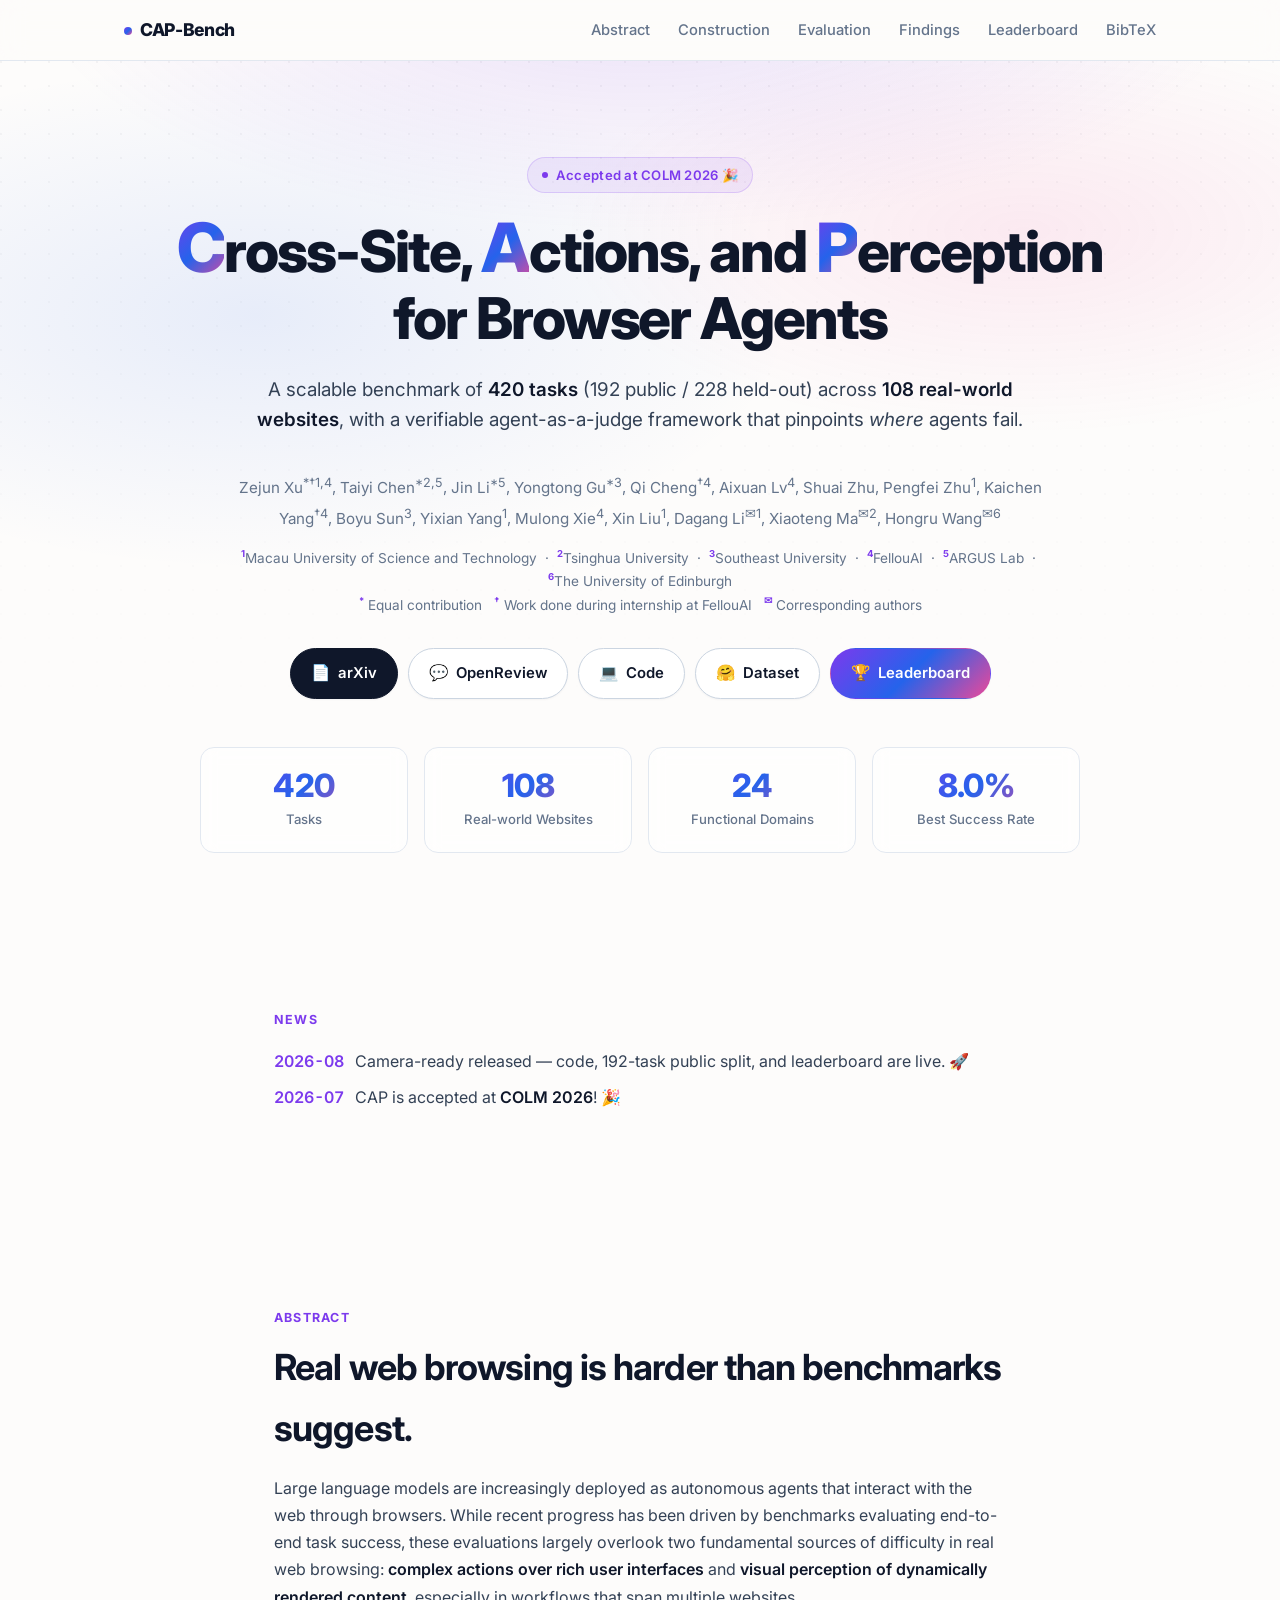
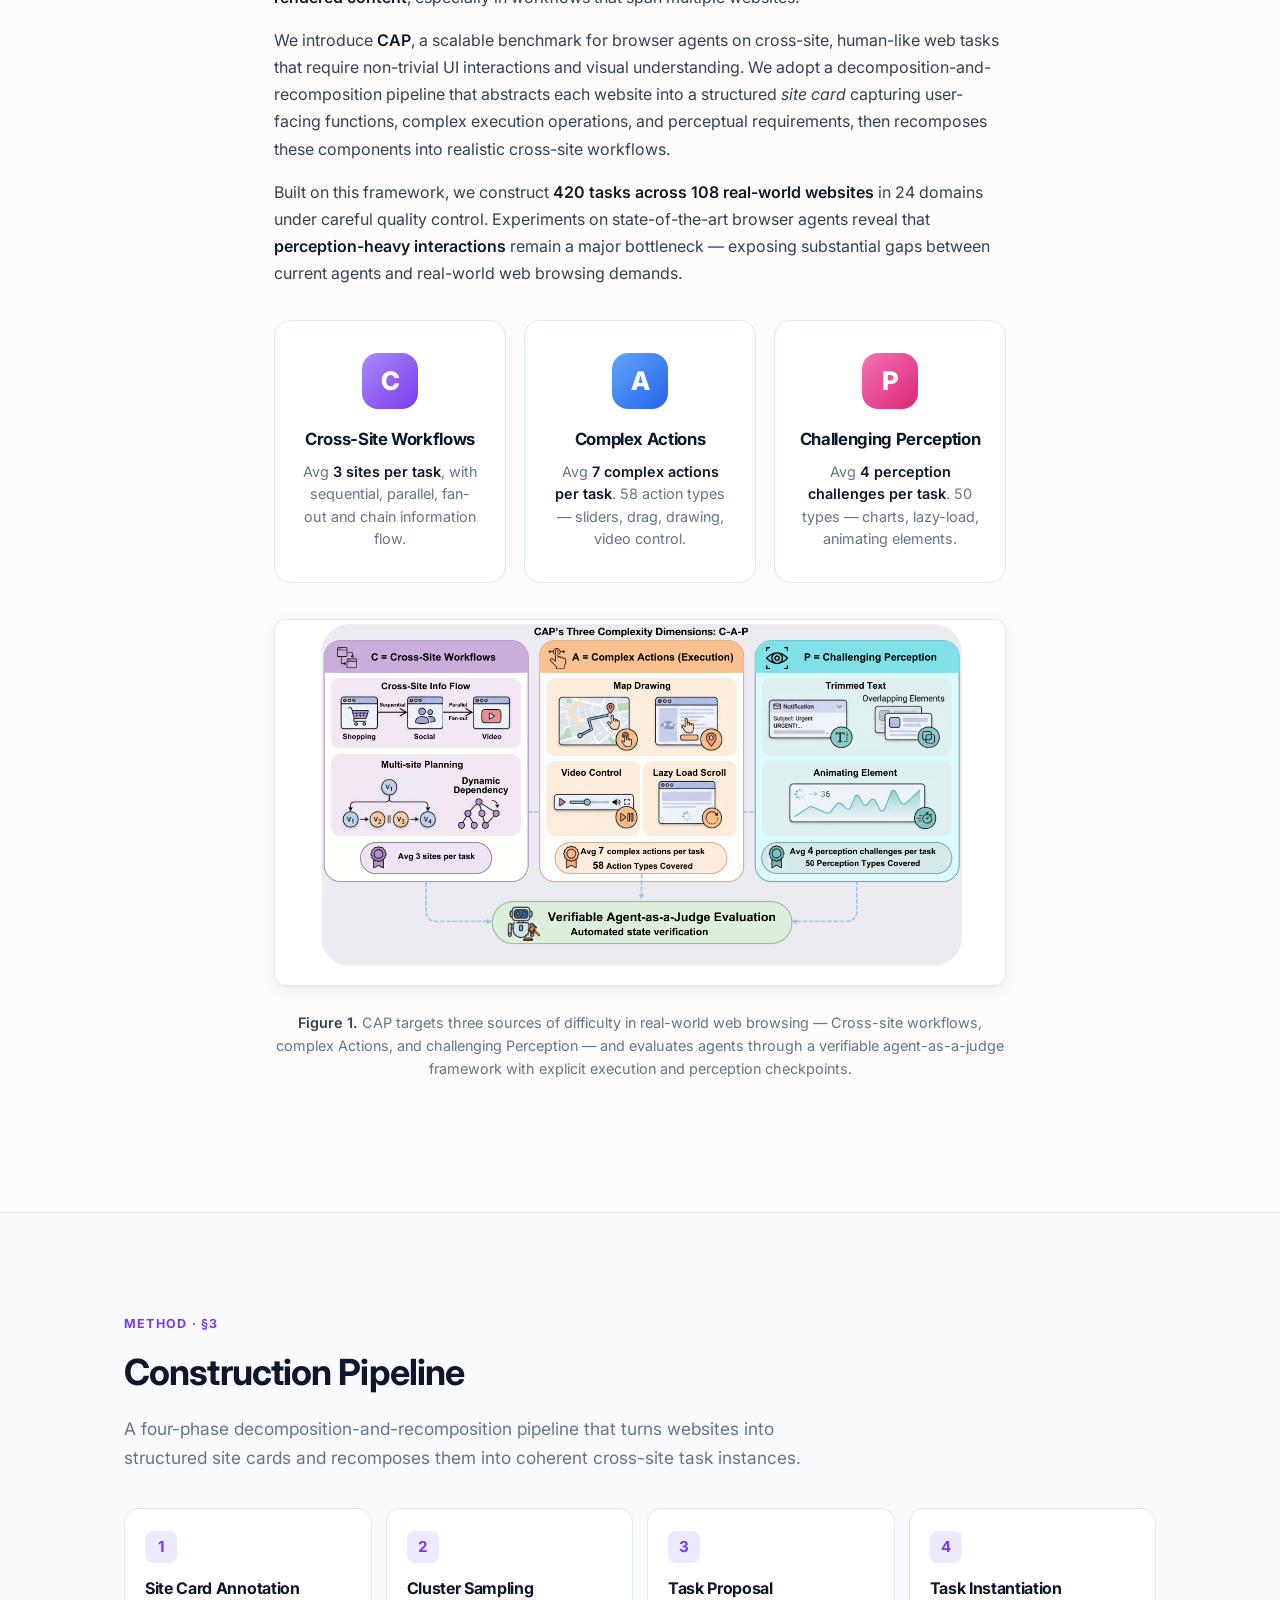
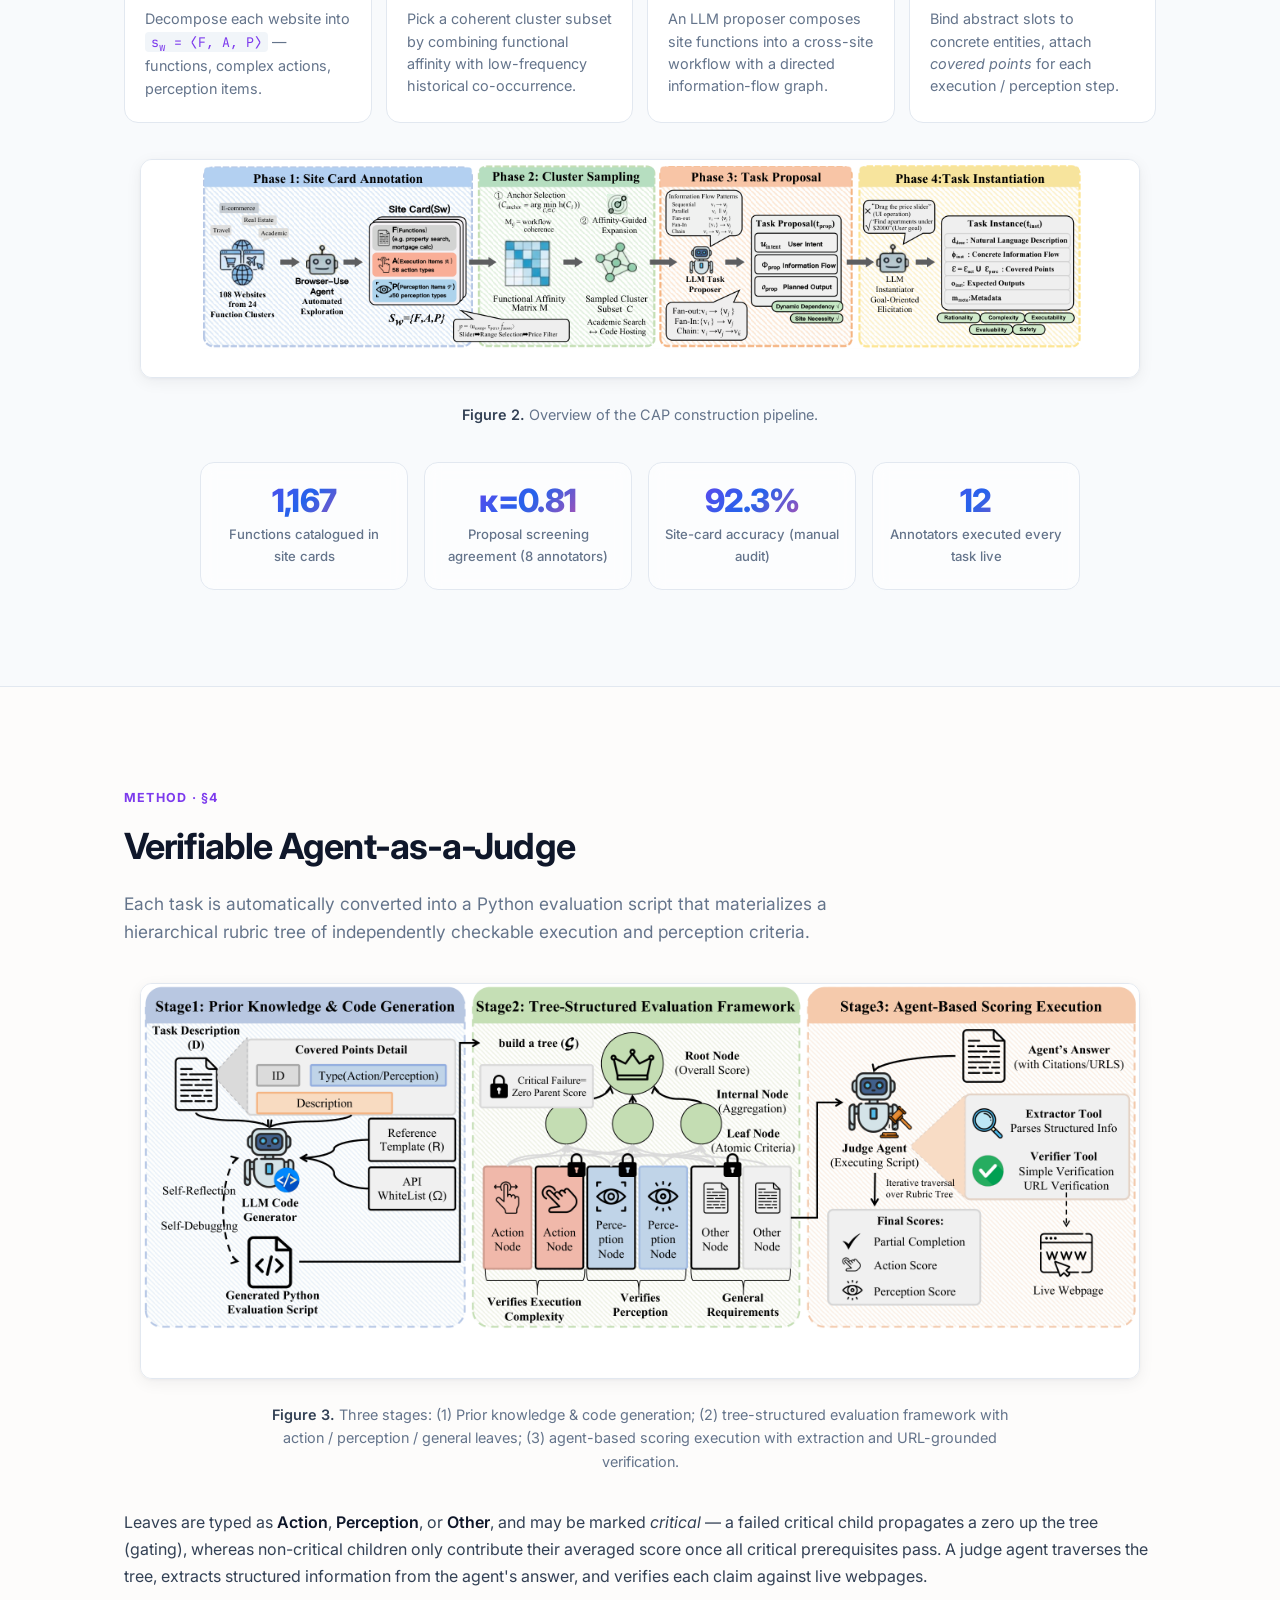
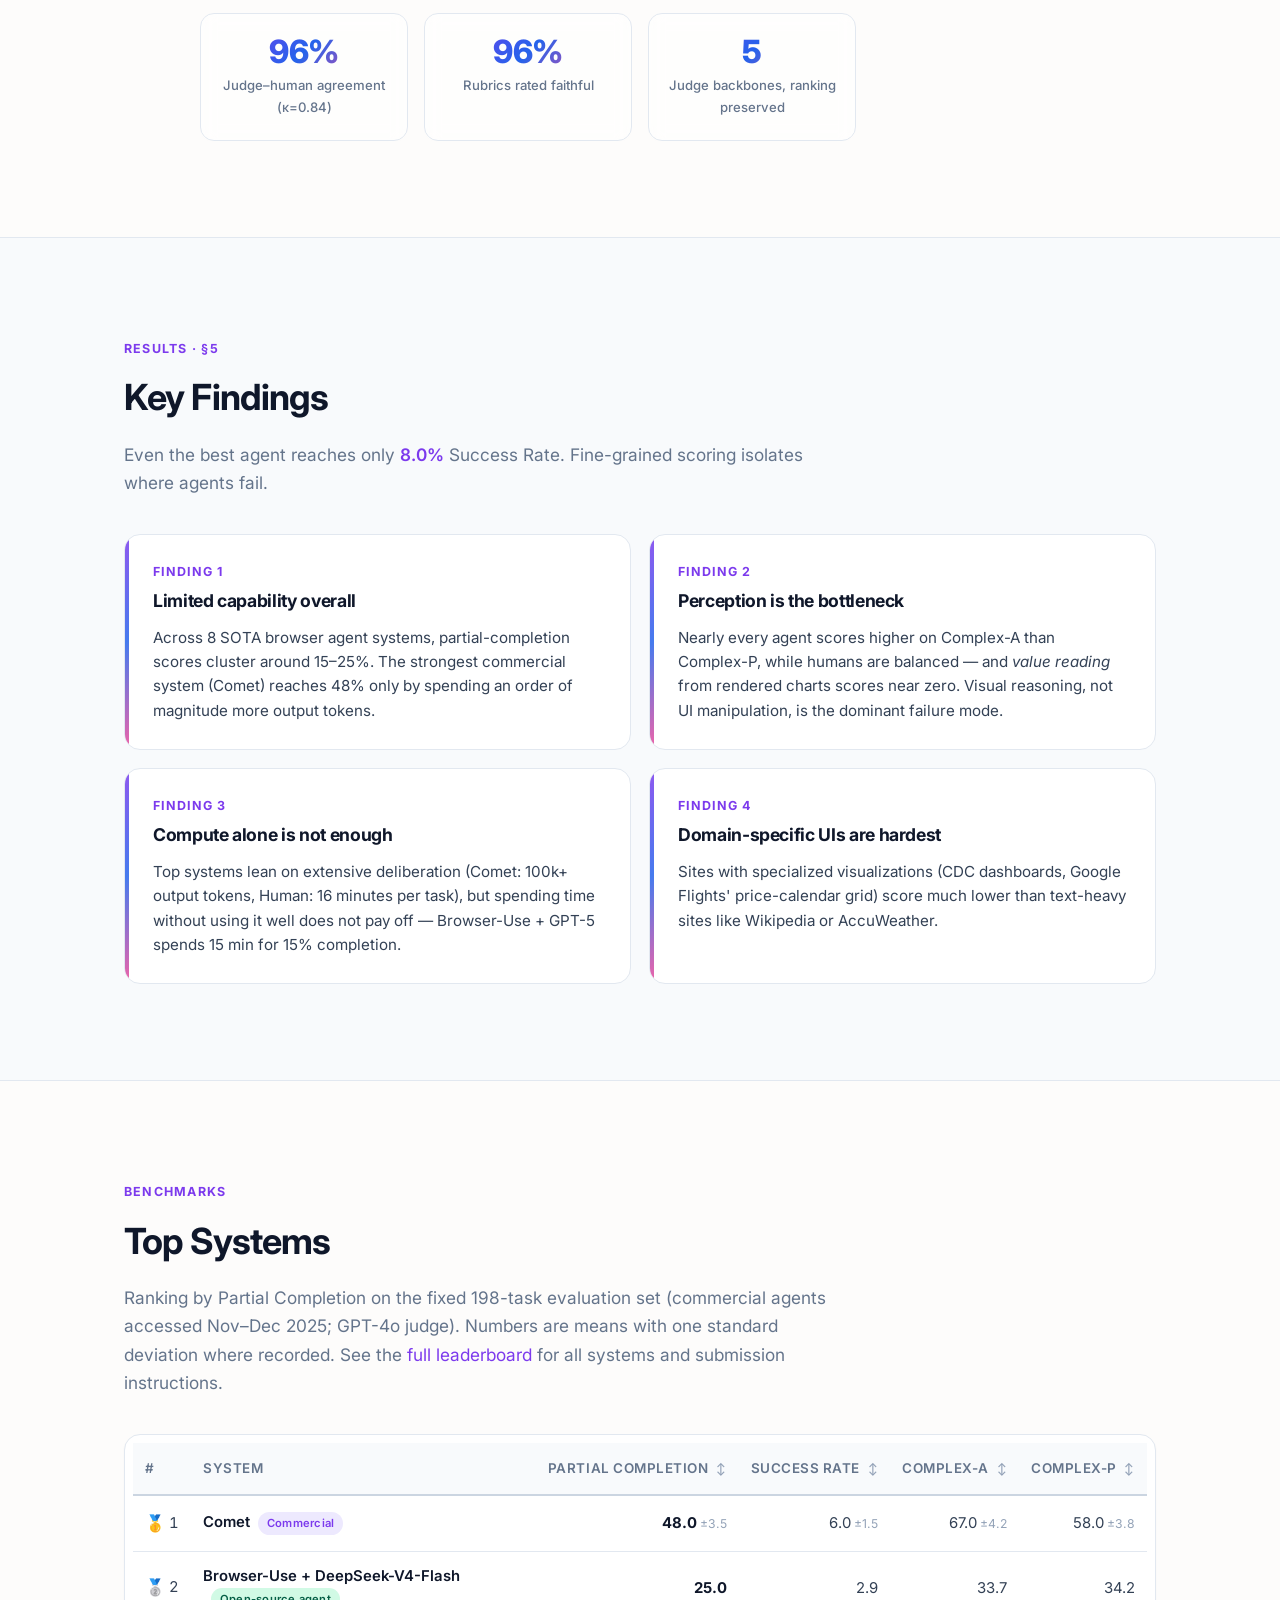
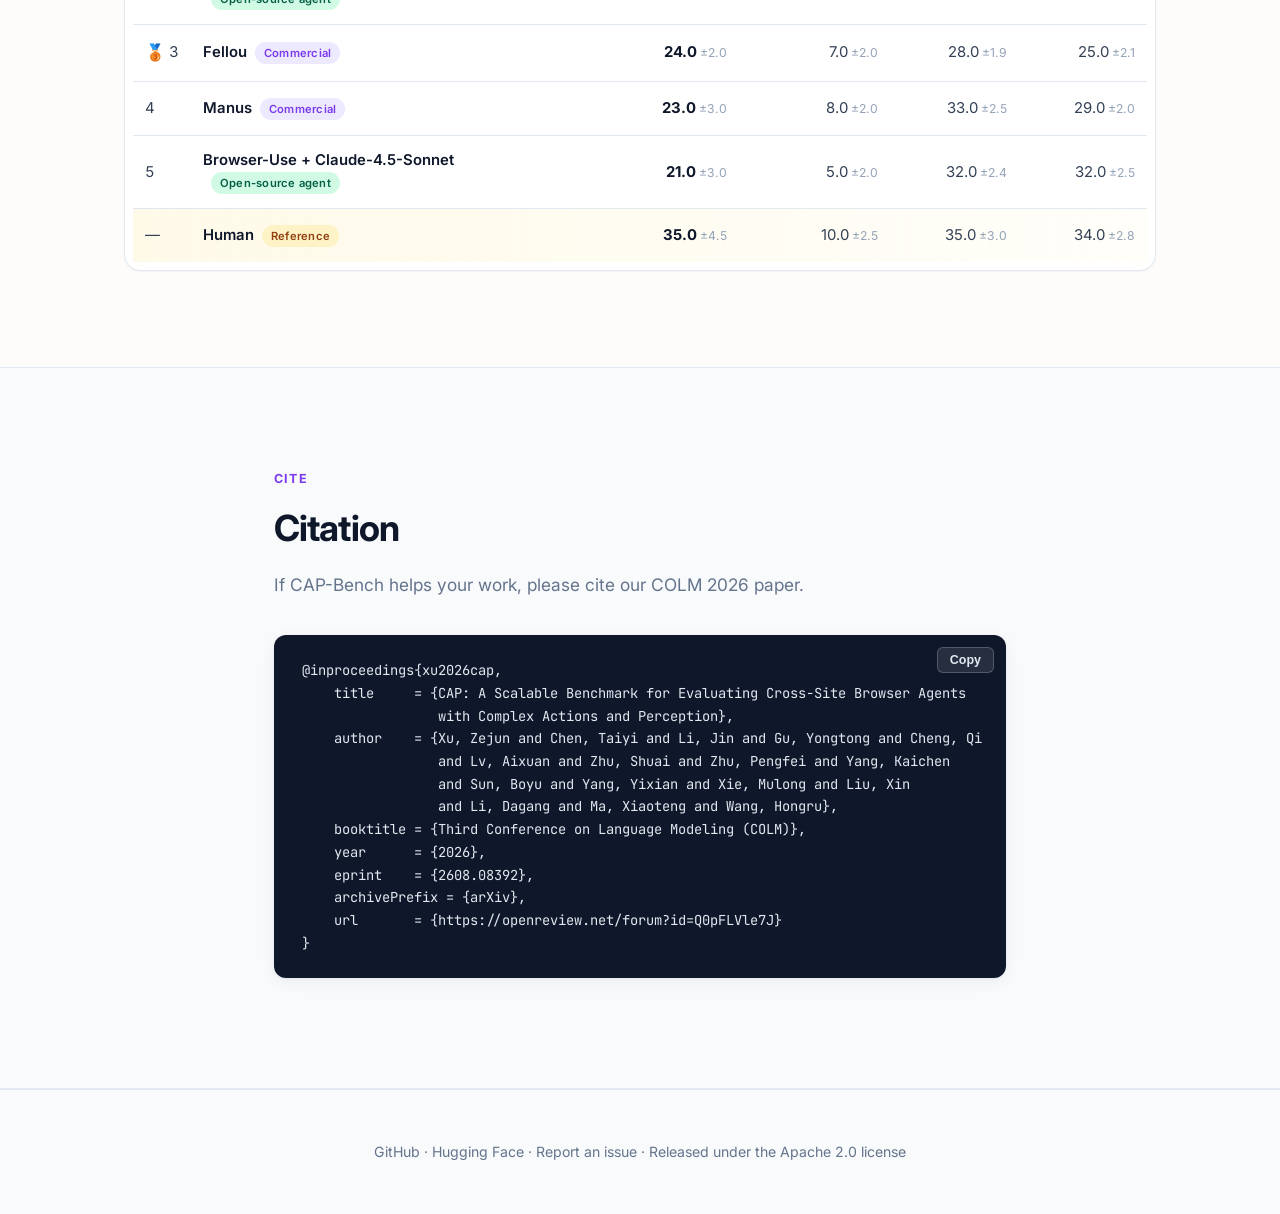
<file: docs/index.html>
<!DOCTYPE html>
<html lang="en">
<head>
<meta charset="UTF-8" />
<meta name="viewport" content="width=device-width, initial-scale=1.0" />
<title>CAP-Bench: Cross-Site Browser Agents with Complex Actions and Perception</title>
<meta name="description" content="A scalable benchmark for evaluating browser agents on cross-site web tasks demanding complex actions and visual perception." />
<meta property="og:title" content="CAP-Bench" />
<meta property="og:description" content="A scalable benchmark for evaluating cross-site browser agents with complex actions and perception." />
<meta property="og:image" content="https://warriorxu0302.github.io/CAP-Bench/assets/fig1_overview.png" />
<link rel="icon" href="data:image/svg+xml,<svg xmlns=%22http://www.w3.org/2000/svg%22 viewBox=%220 0 100 100%22><text y=%22.9em%22 font-size=%2290%22>🌐</text></svg>" />
<link rel="preconnect" href="https://fonts.googleapis.com" />
<link rel="preconnect" href="https://fonts.gstatic.com" crossorigin />
<link href="https://fonts.googleapis.com/css2?family=Inter:wght@400;500;600;700;800&family=JetBrains+Mono:wght@400;500&display=swap" rel="stylesheet" />
<link rel="stylesheet" href="assets/style.css" />
</head>
<body>

<nav class="topbar">
  <div class="container">
    <a class="brand" href="index.html"><span class="dot"></span>CAP-Bench</a>
    <ul>
      <li><a href="#abstract">Abstract</a></li>
      <li><a href="#construction">Construction</a></li>
      <li><a href="#evaluation">Evaluation</a></li>
      <li><a href="#findings">Findings</a></li>
      <li><a href="leaderboard.html">Leaderboard</a></li>
      <li><a href="#cite">BibTeX</a></li>
    </ul>
  </div>
</nav>

<header class="hero">
  <div class="container">
    <span class="hero-badge"><span class="pulse"></span>Accepted at COLM 2026 🎉</span>

    <h1>
      <span class="cap-letter">C</span>ross-Site,
      <span class="cap-letter">A</span>ctions, and
      <span class="cap-letter">P</span>erception<br/>
      for Browser Agents
    </h1>

    <p class="subtitle">
      A scalable benchmark of <strong>420 tasks</strong> (192 public / 228 held-out) across <strong>108 real-world websites</strong>,
      with a verifiable agent-as-a-judge framework that pinpoints <em>where</em> agents fail.
    </p>

    <p class="authors">
      Zejun Xu<sup>*†1,4</sup>,
      Taiyi Chen<sup>*2,5</sup>,
      Jin Li<sup>*5</sup>,
      Yongtong Gu<sup>*3</sup>,
      Qi Cheng<sup>†4</sup>,
      Aixuan Lv<sup>4</sup>,
      Shuai Zhu,
      Pengfei Zhu<sup>1</sup>,
      Kaichen Yang<sup>†4</sup>,
      Boyu Sun<sup>3</sup>,
      Yixian Yang<sup>1</sup>,
      Mulong Xie<sup>4</sup>,
      Xin Liu<sup>1</sup>,
      Dagang Li<sup>&#9993;1</sup>,
      Xiaoteng Ma<sup>&#9993;2</sup>,
      Hongru Wang<sup>&#9993;6</sup>
    </p>
    <p class="affiliations">
      <sup>1</sup>Macau University of Science and Technology &nbsp;·&nbsp;
      <sup>2</sup>Tsinghua University &nbsp;·&nbsp;
      <sup>3</sup>Southeast University &nbsp;·&nbsp;
      <sup>4</sup>FellouAI &nbsp;·&nbsp;
      <sup>5</sup>ARGUS Lab &nbsp;·&nbsp;
      <sup>6</sup>The University of Edinburgh
      <br/><sup>*</sup> Equal contribution &nbsp; <sup>†</sup> Work done during internship at FellouAI &nbsp; <sup>&#9993;</sup> Corresponding authors
    </p>

    <div class="btn-row">
      <a class="btn" href="https://arxiv.org/abs/2608.08392" target="_blank" rel="noopener">
        <span class="icon">📄</span> arXiv
      </a>
      <a class="btn outline" href="https://openreview.net/forum?id=Q0pFLVle7J" target="_blank" rel="noopener">
        <span class="icon">💬</span> OpenReview
      </a>
      <a class="btn outline" href="https://github.com/WarriorXu0302/CAP-Bench" target="_blank" rel="noopener">
        <span class="icon">💻</span> Code
      </a>
      <a class="btn outline" href="https://huggingface.co/datasets/Warrior0302/CAP-Bench" target="_blank" rel="noopener">
        <span class="icon">🤗</span> Dataset
      </a>
      <a class="btn gradient" href="leaderboard.html">
        <span class="icon">🏆</span> Leaderboard
      </a>
    </div>

    <div class="stats">
      <div class="stat"><span class="num">420</span><span class="label">Tasks</span></div>
      <div class="stat"><span class="num">108</span><span class="label">Real-world Websites</span></div>
      <div class="stat"><span class="num">24</span><span class="label">Functional Domains</span></div>
      <div class="stat"><span class="num">8.0%</span><span class="label">Best Success Rate</span></div>
    </div>
  </div>
</header>

<section id="news">
  <div class="container-sm">
    <span class="eyebrow">News</span>
    <ul style="list-style:none;padding:0;margin:0.6rem 0 0;display:grid;gap:0.55rem;">
      <li style="display:flex;gap:0.7rem;align-items:baseline;"><strong style="white-space:nowrap;color:var(--accent);font-variant-numeric:tabular-nums;">2026-08</strong><span>Camera-ready released — code, 192-task public split, and leaderboard are live. 🚀</span></li>
      <li style="display:flex;gap:0.7rem;align-items:baseline;"><strong style="white-space:nowrap;color:var(--accent);font-variant-numeric:tabular-nums;">2026-07</strong><span>CAP is accepted at <strong>COLM 2026</strong>! 🎉</span></li>
    </ul>
  </div>
</section>

<section id="abstract">
  <div class="container-sm">
    <span class="eyebrow">Abstract</span>
    <h2>Real web browsing is harder than benchmarks suggest.</h2>

    <p>
      Large language models are increasingly deployed as autonomous agents that interact with the web through browsers.
      While recent progress has been driven by benchmarks evaluating end-to-end task success, these evaluations largely overlook
      two fundamental sources of difficulty in real web browsing:
      <strong>complex actions over rich user interfaces</strong>
      and <strong>visual perception of dynamically rendered content</strong>,
      especially in workflows that span multiple websites.
    </p>
    <p>
      We introduce <strong>CAP</strong>, a scalable benchmark for browser agents on cross-site, human-like web tasks
      that require non-trivial UI interactions and visual understanding. We adopt a decomposition-and-recomposition pipeline
      that abstracts each website into a structured <em>site card</em> capturing user-facing functions, complex execution operations,
      and perceptual requirements, then recomposes these components into realistic cross-site workflows.
    </p>
    <p>
      Built on this framework, we construct <strong>420 tasks across 108 real-world websites</strong> in 24 domains under careful quality control.
      Experiments on state-of-the-art browser agents reveal that <strong>perception-heavy interactions</strong> remain a major bottleneck —
      exposing substantial gaps between current agents and real-world web browsing demands.
    </p>

    <div class="pillars">
      <div class="pillar c">
        <div class="glyph">C</div>
        <h4>Cross-Site Workflows</h4>
        <p>Avg <strong>3 sites per task</strong>, with sequential, parallel, fan-out and chain information flow.</p>
      </div>
      <div class="pillar a">
        <div class="glyph">A</div>
        <h4>Complex Actions</h4>
        <p>Avg <strong>7 complex actions per task</strong>. 58 action types — sliders, drag, drawing, video control.</p>
      </div>
      <div class="pillar p">
        <div class="glyph">P</div>
        <h4>Challenging Perception</h4>
        <p>Avg <strong>4 perception challenges per task</strong>. 50 types — charts, lazy-load, animating elements.</p>
      </div>
    </div>

    <figure class="figure">
      <img src="assets/fig1_overview.png" alt="CAP overview — three complexity dimensions C-A-P" />
      <figcaption><strong>Figure 1.</strong> CAP targets three sources of difficulty in real-world web browsing —
        Cross-site workflows, complex Actions, and challenging Perception — and evaluates agents through a verifiable
        agent-as-a-judge framework with explicit execution and perception checkpoints.</figcaption>
    </figure>
  </div>
</section>

<section id="construction" class="alt-bg">
  <div class="container">
    <span class="eyebrow">Method · §3</span>
    <h2>Construction Pipeline</h2>
    <p class="lead">A four-phase decomposition-and-recomposition pipeline that turns websites into structured
      site cards and recomposes them into coherent cross-site task instances.</p>

    <div class="phase-grid">
      <div class="phase">
        <div class="num">1</div>
        <h3>Site Card Annotation</h3>
        <p>Decompose each website into <code>s<sub>w</sub> = ⟨F, A, P⟩</code> — functions, complex actions, perception items.</p>
      </div>
      <div class="phase">
        <div class="num">2</div>
        <h3>Cluster Sampling</h3>
        <p>Pick a coherent cluster subset by combining functional affinity with low-frequency historical co-occurrence.</p>
      </div>
      <div class="phase">
        <div class="num">3</div>
        <h3>Task Proposal</h3>
        <p>An LLM proposer composes site functions into a cross-site workflow with a directed information-flow graph.</p>
      </div>
      <div class="phase">
        <div class="num">4</div>
        <h3>Task Instantiation</h3>
        <p>Bind abstract slots to concrete entities, attach <em>covered points</em> for each execution / perception step.</p>
      </div>
    </div>

    <figure class="figure">
      <img src="assets/fig2_construction.png" alt="CAP construction pipeline" />
      <figcaption><strong>Figure 2.</strong> Overview of the CAP construction pipeline.</figcaption>
    </figure>

    <div class="stats" style="margin-top:1.4rem;">
      <div class="stat"><span class="num">1,167</span><span class="label">Functions catalogued in site cards</span></div>
      <div class="stat"><span class="num">&kappa;=0.81</span><span class="label">Proposal screening agreement (8 annotators)</span></div>
      <div class="stat"><span class="num">92.3%</span><span class="label">Site-card accuracy (manual audit)</span></div>
      <div class="stat"><span class="num">12</span><span class="label">Annotators executed every task live</span></div>
    </div>

  </div>
</section>

<section id="evaluation">
  <div class="container">
    <span class="eyebrow">Method · §4</span>
    <h2>Verifiable Agent-as-a-Judge</h2>
    <p class="lead">Each task is automatically converted into a Python evaluation script that materializes
      a hierarchical rubric tree of independently checkable execution and perception criteria.</p>

    <figure class="figure">
      <img src="assets/fig3_evaluation.png" alt="CAP-Eval framework" />
      <figcaption><strong>Figure 3.</strong> Three stages:
        (1) Prior knowledge &amp; code generation; (2) tree-structured evaluation framework
        with action / perception / general leaves; (3) agent-based scoring execution
        with extraction and URL-grounded verification.</figcaption>
    </figure>

    <p>
      Leaves are typed as <strong>Action</strong>, <strong>Perception</strong>, or <strong>Other</strong>,
      and may be marked <em>critical</em> — a failed critical child propagates a zero up the tree (gating),
      whereas non-critical children only contribute their averaged score once all critical prerequisites pass.
      A judge agent traverses the tree, extracts structured information from the agent's answer,
      and verifies each claim against live webpages.
    </p>

    <div class="stats" style="margin-top:1.4rem;">
      <div class="stat"><span class="num">96%</span><span class="label">Judge–human agreement (&kappa;=0.84)</span></div>
      <div class="stat"><span class="num">96%</span><span class="label">Rubrics rated faithful</span></div>
      <div class="stat"><span class="num">5</span><span class="label">Judge backbones, ranking preserved</span></div>
    </div>
  </div>
</section>

<section id="findings" class="alt-bg">
  <div class="container">
    <span class="eyebrow">Results · §5</span>
    <h2>Key Findings</h2>
    <p class="lead">Even the best agent reaches only <strong style="color:var(--accent);">8.0%</strong> Success Rate.
      Fine-grained scoring isolates where agents fail.</p>

    <div class="findings">
      <div class="finding">
        <span class="num">Finding 1</span>
        <h3>Limited capability overall</h3>
        <p>Across 8 SOTA browser agent systems, partial-completion scores cluster around 15–25%. The strongest
          commercial system (Comet) reaches 48% only by spending an order of magnitude more output tokens.</p>
      </div>
      <div class="finding">
        <span class="num">Finding 2</span>
        <h3>Perception is the bottleneck</h3>
        <p>Nearly every agent scores higher on Complex-A than Complex-P, while humans are balanced — and
          <em>value reading</em> from rendered charts scores near zero. Visual reasoning, not UI manipulation, is the dominant failure mode.</p>
      </div>
      <div class="finding">
        <span class="num">Finding 3</span>
        <h3>Compute alone is not enough</h3>
        <p>Top systems lean on extensive deliberation (Comet: 100k+ output tokens, Human: 16 minutes per task),
          but spending time without using it well does not pay off — Browser-Use + GPT-5 spends 15 min for 15% completion.</p>
      </div>
      <div class="finding">
        <span class="num">Finding 4</span>
        <h3>Domain-specific UIs are hardest</h3>
        <p>Sites with specialized visualizations (CDC dashboards, Google Flights' price-calendar grid)
          score much lower than text-heavy sites like Wikipedia or AccuWeather.</p>
      </div>
    </div>
  </div>
</section>

<section id="leaderboard-preview">
  <div class="container">
    <span class="eyebrow">Benchmarks</span>
    <h2>Top Systems</h2>
    <p class="lead">Ranking by Partial Completion on the fixed 198-task evaluation set (commercial agents accessed Nov–Dec 2025; GPT-4o judge). Numbers are means with one standard deviation where recorded.
      See the <a href="leaderboard.html">full leaderboard</a> for all systems and submission instructions.</p>

    <div class="lb-card" id="lb-preview">Loading…</div>
  </div>
</section>

<section id="cite" class="alt-bg">
  <div class="container-sm">
    <span class="eyebrow">Cite</span>
    <h2>Citation</h2>
    <p class="lead">If CAP-Bench helps your work, please cite our COLM 2026 paper.</p>
    <pre class="bibtex" id="bib"><button class="copy-btn" onclick="copyBibtex()">Copy</button>@inproceedings{xu2026cap,
    title     = {CAP: A Scalable Benchmark for Evaluating Cross-Site Browser Agents
                 with Complex Actions and Perception},
    author    = {Xu, Zejun and Chen, Taiyi and Li, Jin and Gu, Yongtong and Cheng, Qi
                 and Lv, Aixuan and Zhu, Shuai and Zhu, Pengfei and Yang, Kaichen
                 and Sun, Boyu and Yang, Yixian and Xie, Mulong and Liu, Xin
                 and Li, Dagang and Ma, Xiaoteng and Wang, Hongru},
    booktitle = {Third Conference on Language Modeling (COLM)},
    year      = {2026},
    eprint    = {2608.08392},
    archivePrefix = {arXiv},
    url       = {https://openreview.net/forum?id=Q0pFLVle7J}
}</pre>
  </div>
</section>

<footer>
  <div class="container">
    <p>
      <a href="https://github.com/WarriorXu0302/CAP-Bench">GitHub</a> ·
      <a href="https://huggingface.co/datasets/Warrior0302/CAP-Bench">Hugging Face</a> ·
      <a href="https://github.com/WarriorXu0302/CAP-Bench/issues">Report an issue</a> ·
      Released under the <a href="https://github.com/WarriorXu0302/CAP-Bench/blob/main/LICENSE">Apache 2.0</a> license
    </p>
  </div>
</footer>

<script src="js/leaderboard.js"></script>
<script>
  renderPreview("lb-preview", 5);
  function copyBibtex() {
    const pre = document.querySelector("pre.bibtex");
    const text = pre.innerText.replace(/^Copy\n?/, "");
    navigator.clipboard.writeText(text);
    const btn = document.querySelector(".copy-btn");
    btn.textContent = "Copied!";
    setTimeout(() => btn.textContent = "Copy", 1500);
  }
</script>
</body>
</html>
</file>
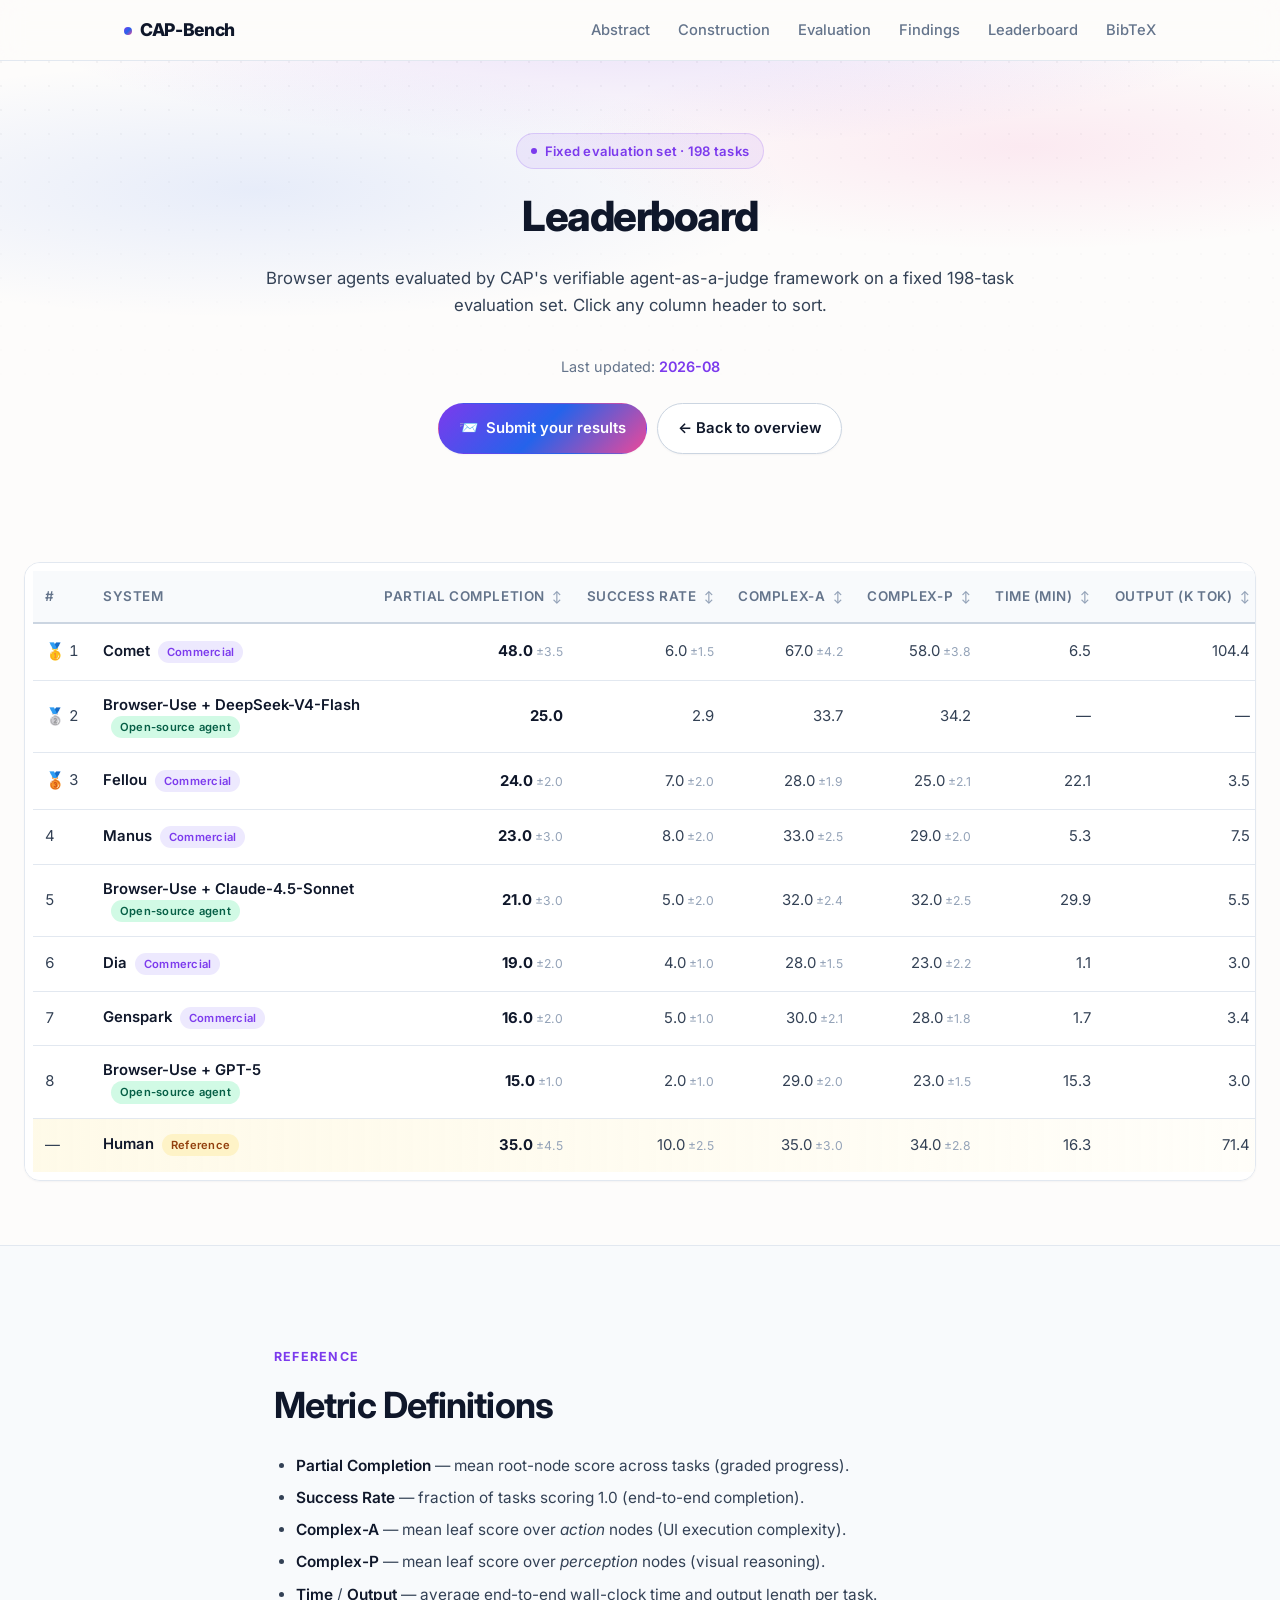
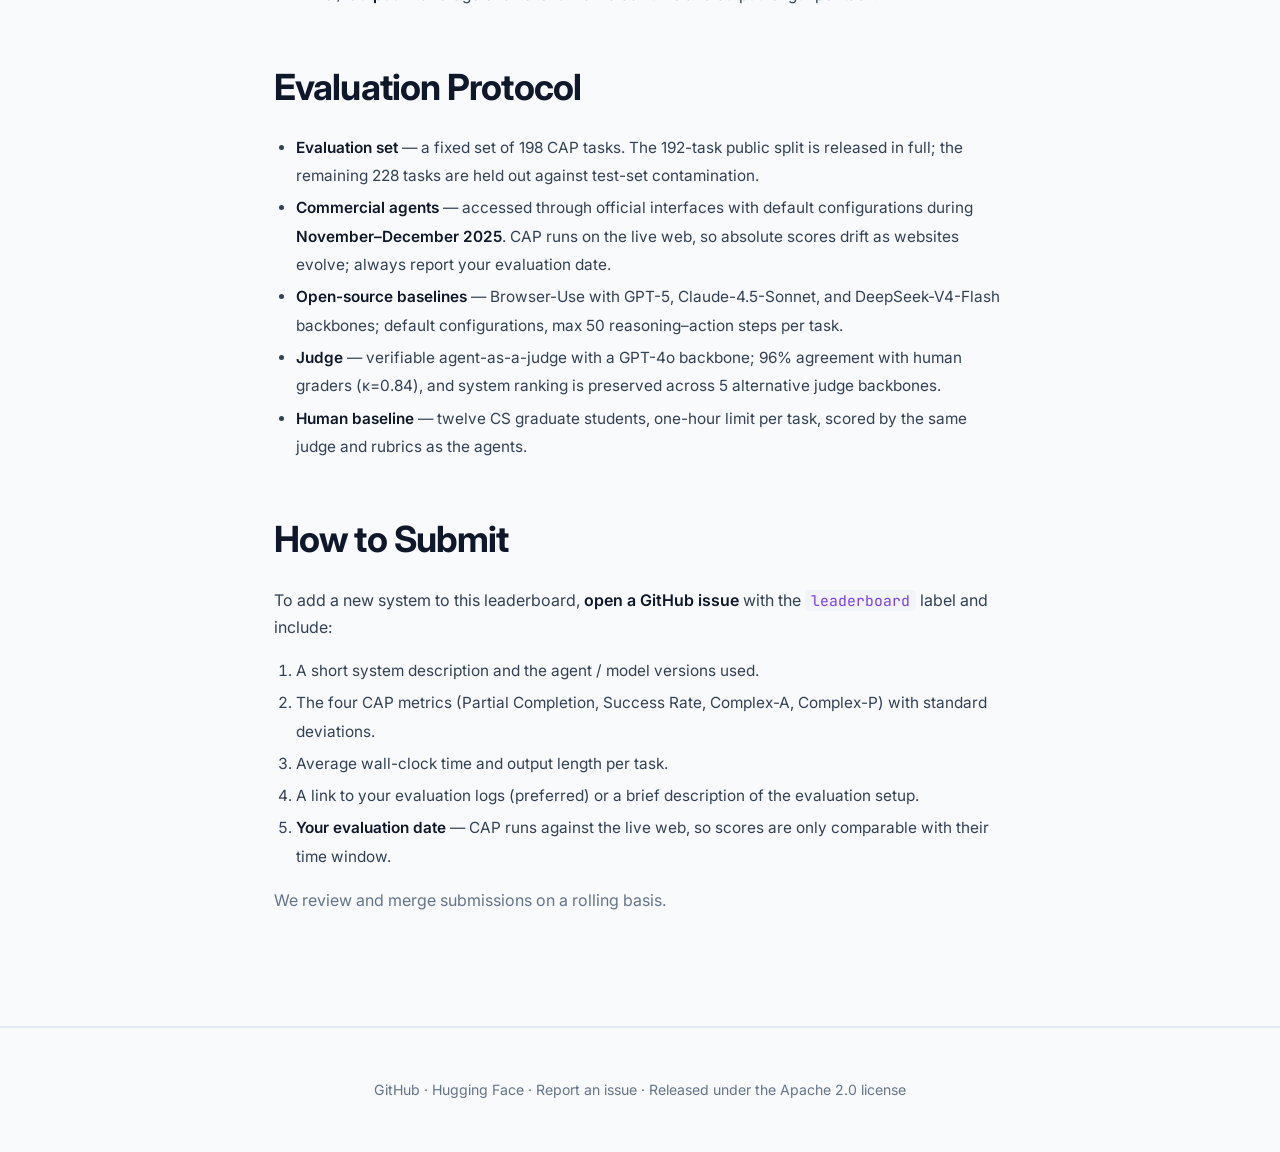
<file: docs/leaderboard.html>
<!DOCTYPE html>
<html lang="en">
<head>
<meta charset="UTF-8" />
<meta name="viewport" content="width=device-width, initial-scale=1.0" />
<title>Leaderboard — CAP-Bench</title>
<meta name="description" content="CAP-Bench leaderboard for cross-site browser agents." />
<link rel="preconnect" href="https://fonts.googleapis.com" />
<link rel="preconnect" href="https://fonts.gstatic.com" crossorigin />
<link href="https://fonts.googleapis.com/css2?family=Inter:wght@400;500;600;700;800&family=JetBrains+Mono:wght@400;500&display=swap" rel="stylesheet" />
<link rel="stylesheet" href="assets/style.css" />
</head>
<body>

<nav class="topbar">
  <div class="container">
    <a class="brand" href="index.html"><span class="dot"></span>CAP-Bench</a>
    <ul>
      <li><a href="index.html#abstract">Abstract</a></li>
      <li><a href="index.html#construction">Construction</a></li>
      <li><a href="index.html#evaluation">Evaluation</a></li>
      <li><a href="index.html#findings">Findings</a></li>
      <li><a href="leaderboard.html">Leaderboard</a></li>
      <li><a href="index.html#cite">BibTeX</a></li>
    </ul>
  </div>
</nav>

<header class="hero" style="padding:72px 0 36px;">
  <div class="container">
    <span class="hero-badge"><span class="pulse"></span>Fixed evaluation set · 198 tasks</span>
    <h1 style="font-size:clamp(1.8rem, 3.6vw, 2.6rem);">Leaderboard</h1>
    <p class="subtitle" style="font-size:1.05rem;">
      Browser agents evaluated by CAP's verifiable agent-as-a-judge framework
      on a fixed 198-task evaluation set. Click any column header to sort.
    </p>
    <p style="font-size:0.9rem; color:var(--muted); margin:0;">
      Last updated: <span id="lb-updated" style="color:var(--accent); font-weight:600;">—</span>
    </p>
    <div class="btn-row" style="margin-top:24px;">
      <a class="btn gradient" id="lb-submit" href="#">
        <span class="icon">📨</span> Submit your results
      </a>
      <a class="btn outline" href="index.html">← Back to overview</a>
    </div>
  </div>
</header>

<section style="padding:48px 0 64px;">
  <div class="container" style="max-width:1280px;">
    <div class="lb-card" id="lb-full">Loading…</div>
  </div>
</section>

<section class="alt-bg">
  <div class="container-sm markdown">
    <span class="eyebrow">Reference</span>
    <h2>Metric Definitions</h2>
    <ul style="font-size:0.96rem; line-height:1.85;">
      <li><strong>Partial Completion</strong> — mean root-node score across tasks (graded progress).</li>
      <li><strong>Success Rate</strong> — fraction of tasks scoring 1.0 (end-to-end completion).</li>
      <li><strong>Complex-A</strong> — mean leaf score over <em>action</em> nodes (UI execution complexity).</li>
      <li><strong>Complex-P</strong> — mean leaf score over <em>perception</em> nodes (visual reasoning).</li>
      <li><strong>Time</strong> / <strong>Output</strong> — average end-to-end wall-clock time and output length per task.</li>
    </ul>


    <h2 style="margin-top:48px;">Evaluation Protocol</h2>
    <ul style="font-size:0.96rem; line-height:1.85;">
      <li><strong>Evaluation set</strong> — a fixed set of 198 CAP tasks. The 192-task public split is released in full; the remaining 228 tasks are held out against test-set contamination.</li>
      <li><strong>Commercial agents</strong> — accessed through official interfaces with default configurations during <strong>November–December 2025</strong>. CAP runs on the live web, so absolute scores drift as websites evolve; always report your evaluation date.</li>
      <li><strong>Open-source baselines</strong> — Browser-Use with GPT-5, Claude-4.5-Sonnet, and DeepSeek-V4-Flash backbones; default configurations, max 50 reasoning–action steps per task.</li>
      <li><strong>Judge</strong> — verifiable agent-as-a-judge with a GPT-4o backbone; 96% agreement with human graders (&kappa;=0.84), and system ranking is preserved across 5 alternative judge backbones.</li>
      <li><strong>Human baseline</strong> — twelve CS graduate students, one-hour limit per task, scored by the same judge and rubrics as the agents.</li>
    </ul>

    <h2 style="margin-top:48px;">How to Submit</h2>
    <p>
      To add a new system to this leaderboard,
      <a id="lb-submit-link" href="#"><strong>open a GitHub issue</strong></a> with the
      <code>leaderboard</code> label and include:
    </p>
    <ol style="font-size:0.96rem; line-height:1.85;">
      <li>A short system description and the agent / model versions used.</li>
      <li>The four CAP metrics (Partial Completion, Success Rate, Complex-A, Complex-P) with standard deviations.</li>
      <li>Average wall-clock time and output length per task.</li>
      <li>A link to your evaluation logs (preferred) or a brief description of the evaluation setup.</li>
      <li><strong>Your evaluation date</strong> — CAP runs against the live web, so scores are only comparable with their time window.</li>
    </ol>
    <p style="color:var(--muted);">We review and merge submissions on a rolling basis.</p>
  </div>
</section>

<footer>
  <div class="container">
    <p>
      <a href="https://github.com/WarriorXu0302/CAP-Bench">GitHub</a> ·
      <a href="https://huggingface.co/datasets/Warrior0302/CAP-Bench">Hugging Face</a> ·
      <a href="https://github.com/WarriorXu0302/CAP-Bench/issues">Report an issue</a> ·
      Released under the <a href="https://github.com/WarriorXu0302/CAP-Bench/blob/main/LICENSE">Apache 2.0</a> license
    </p>
  </div>
</footer>

<script src="js/leaderboard.js"></script>
<script>
  renderFull("lb-full", "lb-updated", "lb-submit");
  fetch("data/leaderboard.json").then(r => r.json()).then(d => {
    if (d.submission_url) document.getElementById("lb-submit-link").href = d.submission_url;
  });
</script>
</body>
</html>
</file>
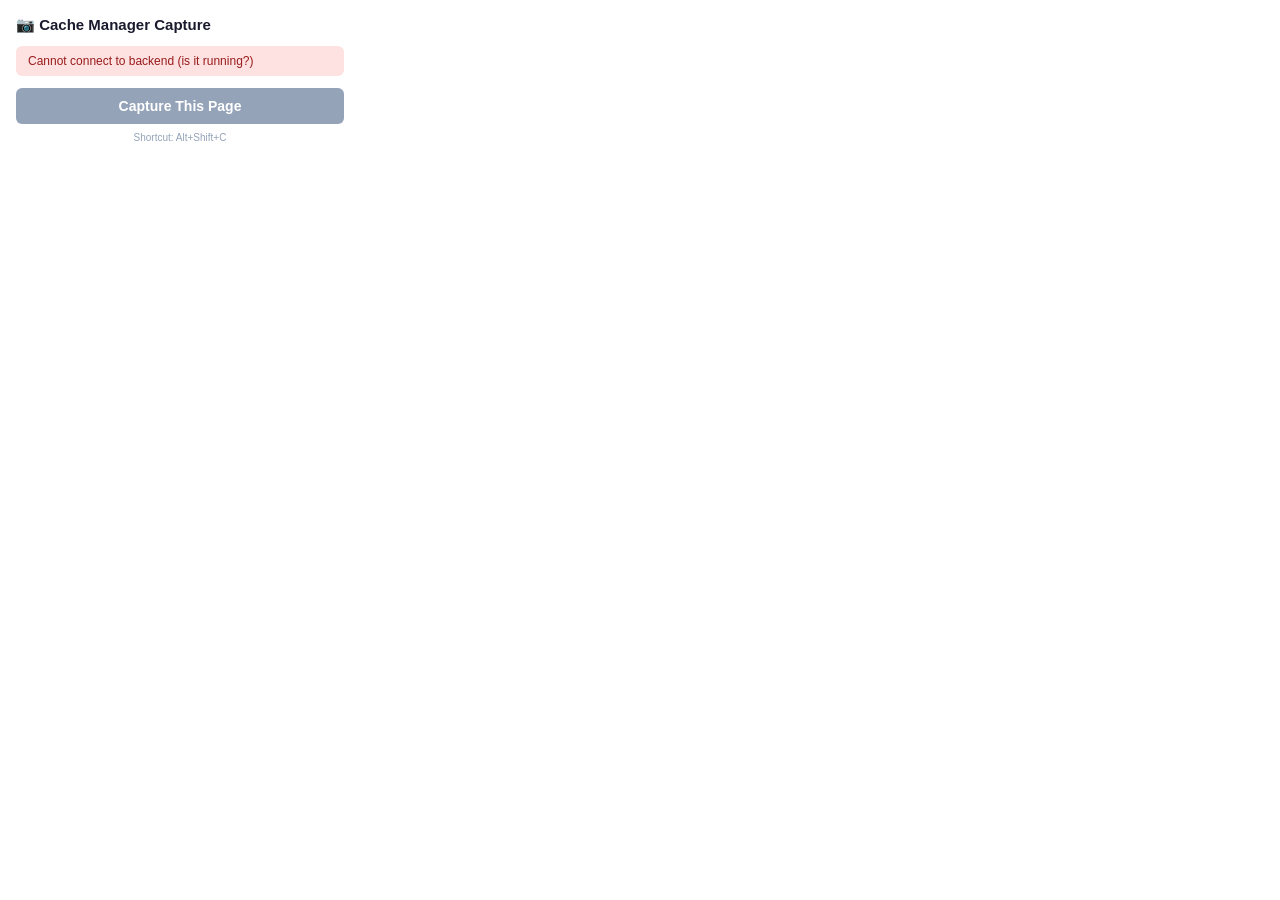
<file: src/evaluate/cache_manager_web/extension/popup.html>
<!DOCTYPE html>
<html>
<head>
    <meta charset="UTF-8">
    <style>
        * { box-sizing: border-box; margin: 0; padding: 0; }
        body {
            width: 360px;
            font-family: -apple-system, BlinkMacSystemFont, "Segoe UI", Roboto, sans-serif;
            font-size: 13px;
            color: #1a1a2e;
            padding: 16px;
        }
        h1 { font-size: 15px; font-weight: 600; margin-bottom: 12px; }
        .status {
            padding: 8px 12px;
            border-radius: 6px;
            margin-bottom: 12px;
            font-size: 12px;
        }
        .status.connected { background: #dcfce7; color: #166534; }
        .status.disconnected { background: #fee2e2; color: #991b1b; }
        .target-info {
            background: #f1f5f9;
            border-radius: 6px;
            padding: 10px 12px;
            margin-bottom: 12px;
            font-size: 11px;
        }
        .target-info .label { color: #64748b; margin-bottom: 2px; }
        .target-info .value {
            font-weight: 600;
            word-break: break-all;
            color: #0f172a;
        }
        .target-info .task-id { color: #2563eb; font-size: 12px; }
        .capture-btn {
            width: 100%;
            padding: 10px;
            border: none;
            border-radius: 6px;
            background: #2563eb;
            color: white;
            font-size: 14px;
            font-weight: 600;
            cursor: pointer;
            transition: background .15s;
        }
        .capture-btn:hover { background: #1d4ed8; }
        .capture-btn:disabled { background: #94a3b8; cursor: default; }
        .capture-btn.success { background: #22c55e; }
        .capture-btn.error { background: #dc2626; }
        .capture-btn.batch { background: #059669; margin-bottom: 2px; }
        .capture-btn.batch:hover { background: #047857; }
        .capture-btn.batch-pause { background: #2563eb; margin-bottom: 2px; font-size: 12px; padding: 7px; }
        .capture-btn.batch-pause:hover { background: #1d4ed8; }
        .batch-start-hint {
            font-size: 10px;
            color: #94a3b8;
            text-align: center;
            margin-bottom: 8px;
        }
        .capture-btn.stop { background: #dc2626; font-size: 12px; padding: 7px; }
        .capture-btn.stop:hover { background: #b91c1c; }
        .hint {
            font-size: 10px;
            color: #94a3b8;
            margin-top: 8px;
            text-align: center;
        }
        .no-target {
            text-align: center;
            padding: 16px 8px;
            color: #64748b;
            font-size: 12px;
        }
        .batch-info {
            background: #ecfdf5;
            border: 1px solid #a7f3d0;
            border-radius: 6px;
            padding: 10px 12px;
            margin-bottom: 12px;
            font-size: 12px;
            color: #065f46;
        }
        .batch-info .batch-count {
            font-size: 18px;
            font-weight: 700;
            color: #059669;
        }
        .section { display: none; }
        .section.active { display: block; }

        /* Batch running - rich display */
        .batch-progress {
            margin-bottom: 10px;
        }
        .batch-progress-header {
            display: flex;
            justify-content: space-between;
            align-items: center;
            margin-bottom: 6px;
        }
        .batch-progress-count {
            font-size: 16px;
            font-weight: 700;
            color: #2563eb;
        }
        .batch-progress-count .skipped {
            font-size: 11px;
            font-weight: 400;
            color: #dc2626;
        }
        .batch-status-badge {
            padding: 2px 8px;
            border-radius: 10px;
            font-size: 10px;
            font-weight: 600;
            text-transform: uppercase;
        }
        .batch-status-badge.loading { background: #dbeafe; color: #1d4ed8; }
        .batch-status-badge.capturing { background: #dcfce7; color: #166534; }
        .batch-status-badge.retrying { background: #fef3c7; color: #92400e; }
        .batch-status-badge.captcha { background: #fee2e2; color: #991b1b; }
        .batch-status-badge.timeout { background: #fef3c7; color: #92400e; }
        .batch-status-badge.advancing { background: #e0e7ff; color: #3730a3; }
        .batch-status-badge.done { background: #dcfce7; color: #166534; }

        .batch-progress-bar {
            height: 6px;
            background: #e2e8f0;
            border-radius: 3px;
            overflow: hidden;
            margin-bottom: 8px;
        }
        .batch-progress-fill {
            height: 100%;
            background: #2563eb;
            border-radius: 3px;
            transition: width .3s;
        }
        .batch-mode-indicator {
            font-size: 10px;
            color: #64748b;
            text-align: center;
            margin-bottom: 6px;
            font-style: italic;
        }
        .batch-current-url {
            font-size: 11px;
            color: #64748b;
            word-break: break-all;
            margin-bottom: 10px;
            padding: 6px 8px;
            background: #f8fafc;
            border-radius: 4px;
            border: 1px solid #e2e8f0;
        }
        .batch-current-url .label {
            font-size: 10px;
            color: #94a3b8;
            margin-bottom: 2px;
        }
        .batch-log {
            max-height: 140px;
            overflow-y: auto;
            border: 1px solid #e2e8f0;
            border-radius: 6px;
            margin-bottom: 10px;
            font-size: 10px;
            font-family: "SF Mono", "Cascadia Code", "Consolas", monospace;
        }
        .batch-log::-webkit-scrollbar { width: 4px; }
        .batch-log::-webkit-scrollbar-thumb { background: #cbd5e1; border-radius: 2px; }
        .log-entry {
            padding: 3px 8px;
            border-bottom: 1px solid #f1f5f9;
            display: flex;
            gap: 6px;
        }
        .log-entry:last-child { border-bottom: none; }
        .log-entry .log-time { color: #94a3b8; flex-shrink: 0; }
        .log-entry .log-msg { color: #334155; flex: 1; word-break: break-all; }
        .log-entry.success .log-msg { color: #166534; }
        .log-entry.warn .log-msg { color: #92400e; }
        .log-entry.error .log-msg { color: #991b1b; }
    </style>
</head>
<body>
    <h1>&#128247; Cache Manager Capture</h1>
    <div id="status" class="status disconnected">Checking connection...</div>

    <!-- Batch section (shown when batch is queued but not started) -->
    <div id="batch-section" class="section">
        <div id="batch-info" class="batch-info"></div>
        <button id="batch-start-btn" class="capture-btn batch">Start Batch (auto)</button>
        <div class="batch-start-hint">Captures everything, skips past CAPTCHAs</div>
        <button id="batch-start-pause-btn" class="capture-btn batch-pause">Start Batch (pause on CAPTCHA)</button>
        <div class="batch-start-hint">Stops on CAPTCHA pages for manual solving</div>
        <button id="batch-stop-btn" class="capture-btn stop">Cancel Batch</button>
    </div>

    <!-- Batch running section (rich display) -->
    <div id="batch-running-section" class="section">
        <div class="batch-progress">
            <div class="batch-progress-header">
                <span class="batch-progress-count">
                    <span id="br-completed">0</span>/<span id="br-total">0</span>
                    <span id="br-skipped" class="skipped"></span>
                </span>
                <span id="br-status" class="batch-status-badge loading">Loading</span>
            </div>
            <div class="batch-progress-bar">
                <div id="br-progress-fill" class="batch-progress-fill" style="width: 0%"></div>
            </div>
        </div>
        <div id="br-mode" class="batch-mode-indicator">Mode: auto (skip CAPTCHA)</div>
        <div id="br-current-url" class="batch-current-url">
            <div class="label">Current URL:</div>
            <div id="br-url-text">—</div>
        </div>
        <div id="br-log" class="batch-log"></div>
        <button id="batch-stop-btn-2" class="capture-btn stop">Stop Batch</button>
    </div>

    <!-- Single capture section (default) -->
    <div id="single-section" class="section active">
        <div id="target-section"></div>
        <button id="capture-btn" class="capture-btn" disabled>Capture This Page</button>
    </div>

    <div class="hint">Shortcut: Alt+Shift+C</div>

    <script src="popup.js"></script>
</body>
</html>
</file>
<file: docs/assets/style.css>
/* CAP-Bench project site — modern academic style */

:root {
  --bg: #fdfcfb;
  --fg: #0f172a;
  --fg-soft: #334155;
  --muted: #64748b;
  --muted-light: #94a3b8;

  --accent: #7c3aed;        /* violet */
  --accent-2: #2563eb;      /* blue */
  --accent-3: #ec4899;      /* pink */
  --accent-soft: #ede9fe;

  --soft: #f8fafc;
  --soft-2: #f1f5f9;
  --border: #e2e8f0;
  --border-strong: #cbd5e1;

  --code-bg: #0f172a;
  --code-fg: #e2e8f0;

  --shadow-sm: 0 1px 2px rgba(15, 23, 42, 0.04);
  --shadow:    0 4px 16px rgba(15, 23, 42, 0.06), 0 1px 3px rgba(15, 23, 42, 0.04);
  --shadow-lg: 0 12px 32px rgba(15, 23, 42, 0.08), 0 2px 6px rgba(15, 23, 42, 0.04);

  --gradient-hero: radial-gradient(ellipse 80% 50% at 50% -10%,
                     rgba(124, 58, 237, 0.15), transparent 60%),
                   radial-gradient(ellipse 60% 40% at 80% 20%,
                     rgba(236, 72, 153, 0.10), transparent 60%),
                   radial-gradient(ellipse 70% 50% at 20% 30%,
                     rgba(37, 99, 235, 0.10), transparent 60%);
  --gradient-text: linear-gradient(135deg, #7c3aed 0%, #2563eb 50%, #ec4899 100%);
  --gradient-cap: linear-gradient(135deg, #a78bfa 0%, #60a5fa 50%, #f472b6 100%);
}

* { box-sizing: border-box; }
html { scroll-behavior: smooth; -webkit-text-size-adjust: 100%; }

body {
  margin: 0;
  font-family: "Inter", -apple-system, BlinkMacSystemFont, "Segoe UI", "Helvetica Neue",
               "Noto Sans", "PingFang SC", sans-serif;
  font-size: 16px;
  line-height: 1.7;
  color: var(--fg-soft);
  background: var(--bg);
  -webkit-font-smoothing: antialiased;
  text-rendering: optimizeLegibility;
}

a { color: var(--accent); text-decoration: none; transition: color 0.15s; }
a:hover { color: var(--accent-2); text-decoration: underline; text-underline-offset: 3px; }

h1, h2, h3, h4 { color: var(--fg); font-weight: 700; letter-spacing: -0.02em; }
strong { color: var(--fg); font-weight: 600; }
code {
  font-family: "JetBrains Mono", "SF Mono", Menlo, Consolas, monospace;
  font-size: 0.92em;
  background: var(--soft-2);
  padding: 1px 6px;
  border-radius: 4px;
  color: var(--accent);
}

.container { max-width: 1080px; margin: 0 auto; padding: 0 24px; }
.container-sm { max-width: 780px; margin: 0 auto; padding: 0 24px; }

/* Highlight letters in CAP */
.cap-letter {
  background: linear-gradient(135deg, #7c3aed 0%, #2563eb 50%, #ec4899 100%);
  -webkit-background-clip: text;
  background-clip: text;
  -webkit-text-fill-color: transparent;
  color: transparent;
  font-weight: 800;
  font-size: 1.18em;
  line-height: 0.9;
}

/* Top nav */
nav.topbar {
  position: sticky; top: 0; z-index: 50;
  background: rgba(253, 252, 251, 0.8);
  backdrop-filter: blur(12px) saturate(140%);
  -webkit-backdrop-filter: blur(12px) saturate(140%);
  border-bottom: 1px solid var(--border);
}
nav.topbar .container {
  display: flex; align-items: center; justify-content: space-between;
  height: 60px;
}
nav.topbar .brand {
  font-weight: 800; font-size: 1.1rem; color: var(--fg);
  letter-spacing: -0.02em;
}
nav.topbar .brand:hover { text-decoration: none; }
nav.topbar .brand .dot {
  display: inline-block; width: 8px; height: 8px;
  background: var(--gradient-text);
  border-radius: 50%; margin-right: 8px; vertical-align: middle;
}
nav.topbar ul { list-style: none; margin: 0; padding: 0; display: flex; gap: 28px; }
nav.topbar ul a {
  color: var(--muted); font-size: 0.92rem; font-weight: 500;
  transition: color 0.15s;
}
nav.topbar ul a:hover { color: var(--fg); text-decoration: none; }

/* Hero */
.hero {
  position: relative;
  padding: 96px 0 56px;
  text-align: center;
  background: var(--gradient-hero);
  overflow: hidden;
}
.hero::before {
  content: "";
  position: absolute; inset: 0;
  background-image: radial-gradient(circle at 1px 1px, rgba(15, 23, 42, 0.04) 1px, transparent 0);
  background-size: 24px 24px;
  pointer-events: none;
  mask-image: linear-gradient(180deg, black 0%, transparent 80%);
  -webkit-mask-image: linear-gradient(180deg, black 0%, transparent 80%);
}
.hero > .container { position: relative; z-index: 1; }

.hero-badge {
  display: inline-flex; align-items: center; gap: 8px;
  padding: 6px 14px;
  border-radius: 999px;
  background: rgba(124, 58, 237, 0.08);
  color: var(--accent);
  font-size: 0.82rem; font-weight: 600;
  letter-spacing: 0.02em;
  margin-bottom: 24px;
  border: 1px solid rgba(124, 58, 237, 0.18);
}
.hero-badge .pulse {
  width: 6px; height: 6px; background: var(--accent);
  border-radius: 50%; box-shadow: 0 0 0 0 rgba(124, 58, 237, 0.4);
  animation: pulse 2s infinite;
}
@keyframes pulse {
  0%   { box-shadow: 0 0 0 0 rgba(124, 58, 237, 0.5); }
  70%  { box-shadow: 0 0 0 8px rgba(124, 58, 237, 0); }
  100% { box-shadow: 0 0 0 0 rgba(124, 58, 237, 0); }
}

.hero h1 {
  font-size: clamp(2.2rem, 5vw, 3.6rem);
  margin: 0;
  line-height: 1.15;
  letter-spacing: -0.035em;
  font-weight: 800;
}
.hero .subtitle {
  font-size: 1.18rem;
  color: var(--fg-soft);
  max-width: 780px;
  margin: 24px auto 36px;
  line-height: 1.6;
}
.hero .authors {
  font-size: 0.95rem; color: var(--muted);
  max-width: 820px;
  margin: 0 auto 12px;
  line-height: 1.85;
}
.hero .authors a { color: var(--fg-soft); border-bottom: 1px dotted var(--border-strong); }
.hero .authors a:hover { color: var(--accent); border-bottom-color: var(--accent); text-decoration: none; }
.hero .affiliations {
  font-size: 0.85rem; color: var(--muted);
  max-width: 820px;
  margin: 0 auto 32px;
  line-height: 1.7;
}
.hero .affiliations sup { font-size: 0.7em; color: var(--accent); font-weight: 700; }

.btn-row {
  display: flex; flex-wrap: wrap; justify-content: center; gap: 10px;
  margin-top: 24px;
}
.btn {
  display: inline-flex; align-items: center; gap: 8px;
  padding: 11px 20px;
  border-radius: 999px;
  background: var(--fg);
  color: #fff !important;
  font-weight: 600; font-size: 0.93rem;
  border: 1px solid var(--fg);
  transition: all 0.18s ease;
  box-shadow: var(--shadow-sm);
}
.btn:hover {
  background: #000; color: #fff !important;
  text-decoration: none;
  transform: translateY(-2px);
  box-shadow: var(--shadow);
}
.btn.outline {
  background: #fff; color: var(--fg) !important;
  border-color: var(--border-strong);
}
.btn.outline:hover {
  background: var(--soft); color: var(--fg) !important;
  border-color: var(--accent);
}
.btn.gradient {
  background: var(--gradient-text); border-color: transparent;
}
.btn.gradient:hover { transform: translateY(-2px); filter: brightness(1.05); }
.btn.disabled {
  background: #fff; color: var(--muted) !important;
  border: 1px dashed var(--border-strong);
  cursor: not-allowed; pointer-events: none;
  box-shadow: none; opacity: 1;
}
.btn .icon { font-size: 1.05em; }

/* Stats strip */
.stats {
  display: grid;
  grid-template-columns: repeat(4, 1fr);
  gap: 16px;
  margin: 48px auto 0;
  max-width: 880px;
}
.stat {
  background: rgba(255, 255, 255, 0.6);
  backdrop-filter: blur(8px);
  -webkit-backdrop-filter: blur(8px);
  border: 1px solid var(--border);
  border-radius: 14px;
  padding: 22px 16px;
  text-align: center;
  transition: transform 0.2s, box-shadow 0.2s;
}
.stat:hover { transform: translateY(-2px); box-shadow: var(--shadow); }
.stat .num {
  font-size: 2rem; font-weight: 800;
  background: var(--gradient-text);
  -webkit-background-clip: text;
  background-clip: text;
  color: transparent;
  display: block;
  letter-spacing: -0.02em;
  line-height: 1;
}
.stat .label {
  font-size: 0.82rem; color: var(--muted);
  margin-top: 6px; display: block;
  font-weight: 500;
}

/* Sections */
section {
  padding: 96px 0;
  position: relative;
}
section.alt-bg {
  background: var(--soft);
  border-top: 1px solid var(--border);
  border-bottom: 1px solid var(--border);
}
section h2 {
  font-size: clamp(1.7rem, 3vw, 2.25rem);
  margin: 0 0 12px;
  letter-spacing: -0.025em;
}
section .eyebrow {
  display: inline-block;
  font-size: 0.78rem;
  font-weight: 700;
  letter-spacing: 0.1em;
  text-transform: uppercase;
  color: var(--accent);
  margin-bottom: 8px;
}
section .lead {
  color: var(--muted);
  margin: 0 0 36px;
  font-size: 1.08rem;
  max-width: 720px;
  line-height: 1.65;
}

/* Figure block */
.figure {
  margin: 36px auto;
  text-align: center;
  max-width: 1000px;
}
.figure img {
  max-width: 100%;
  height: auto;
  border-radius: 12px;
  border: 1px solid var(--border);
  box-shadow: var(--shadow);
}
.figure figcaption {
  font-size: 0.9rem; color: var(--muted);
  margin-top: 16px;
  max-width: 760px;
  margin-left: auto; margin-right: auto;
  line-height: 1.6;
}
.figure figcaption strong { color: var(--fg-soft); }

/* Construction phases card grid */
.phase-grid {
  display: grid;
  grid-template-columns: repeat(4, 1fr);
  gap: 14px;
  margin-top: 32px;
}
.phase {
  background: #fff;
  border: 1px solid var(--border);
  border-radius: 14px;
  padding: 22px 20px;
  position: relative;
  transition: transform 0.2s, box-shadow 0.2s, border-color 0.2s;
}
.phase:hover {
  transform: translateY(-3px);
  box-shadow: var(--shadow);
  border-color: var(--accent);
}
.phase .num {
  display: inline-flex;
  align-items: center; justify-content: center;
  width: 32px; height: 32px;
  border-radius: 8px;
  background: var(--accent-soft);
  color: var(--accent);
  font-weight: 700; font-size: 0.95rem;
  margin-bottom: 12px;
}
.phase h3 {
  font-size: 1rem;
  margin: 0 0 6px;
  color: var(--fg);
}
.phase p {
  font-size: 0.9rem;
  color: var(--muted);
  margin: 0;
  line-height: 1.55;
}

/* Findings */
.findings {
  display: grid;
  grid-template-columns: repeat(2, 1fr);
  gap: 18px;
  margin-top: 32px;
}
.finding {
  position: relative;
  background: #fff;
  border: 1px solid var(--border);
  border-radius: 16px;
  padding: 26px 28px;
  transition: transform 0.2s, box-shadow 0.2s;
  overflow: hidden;
}
.finding::before {
  content: "";
  position: absolute;
  top: 0; left: 0;
  width: 4px; height: 100%;
  background: var(--gradient-text);
  opacity: 0.85;
}
.finding:hover {
  transform: translateY(-2px);
  box-shadow: var(--shadow);
}
.finding .num {
  font-size: 0.78rem;
  font-weight: 700;
  letter-spacing: 0.08em;
  color: var(--accent);
  text-transform: uppercase;
  display: block;
  margin-bottom: 4px;
}
.finding h3 {
  margin: 0 0 10px;
  font-size: 1.1rem;
  color: var(--fg);
  font-weight: 700;
}
.finding p {
  margin: 0;
  font-size: 0.95rem;
  color: var(--fg-soft);
  line-height: 1.6;
}

/* C-A-P pillars */
.pillars {
  display: grid;
  grid-template-columns: repeat(3, 1fr);
  gap: 18px;
  margin: 32px 0;
}
.pillar {
  text-align: center;
  padding: 32px 24px;
  border-radius: 16px;
  background: #fff;
  border: 1px solid var(--border);
  transition: transform 0.2s, box-shadow 0.2s, border-color 0.2s;
}
.pillar:hover {
  transform: translateY(-3px);
  box-shadow: var(--shadow);
}
.pillar .glyph {
  display: inline-flex;
  align-items: center; justify-content: center;
  width: 56px; height: 56px;
  font-size: 1.6rem;
  font-weight: 800;
  border-radius: 16px;
  margin-bottom: 16px;
  color: #fff;
}
.pillar.c .glyph { background: linear-gradient(135deg, #a78bfa, #7c3aed); }
.pillar.a .glyph { background: linear-gradient(135deg, #60a5fa, #2563eb); }
.pillar.p .glyph { background: linear-gradient(135deg, #f472b6, #db2777); }
.pillar h4 {
  margin: 0 0 8px;
  font-size: 1.05rem;
  color: var(--fg);
}
.pillar p {
  margin: 0;
  font-size: 0.9rem;
  color: var(--muted);
  line-height: 1.55;
}

/* Leaderboard */
.lb-card {
  background: #fff;
  border: 1px solid var(--border);
  border-radius: 16px;
  padding: 8px;
  box-shadow: var(--shadow-sm);
  overflow-x: auto;
  margin-top: 24px;
}
table.leaderboard {
  width: 100%;
  border-collapse: separate;
  border-spacing: 0;
  font-size: 0.93rem;
}
table.leaderboard th, table.leaderboard td {
  text-align: right;
  padding: 14px 16px;
  border-bottom: 1px solid var(--border);
}
table.leaderboard th:first-child,
table.leaderboard td:first-child,
table.leaderboard th:nth-child(2),
table.leaderboard td:nth-child(2) {
  text-align: left;
}
table.leaderboard thead th {
  background: var(--soft);
  font-weight: 600;
  font-size: 0.84rem;
  color: var(--muted);
  text-transform: uppercase;
  letter-spacing: 0.04em;
  cursor: pointer; user-select: none;
  position: sticky; top: 0;
  border-bottom: 2px solid var(--border-strong);
}
table.leaderboard thead th.sortable:hover { background: var(--accent-soft); color: var(--accent); }
table.leaderboard thead th .arrow {
  color: var(--muted-light);
  margin-left: 4px;
  font-size: 0.85em;
  transition: color 0.15s;
}
table.leaderboard thead th.sortable:hover .arrow { color: var(--accent); }
table.leaderboard tbody tr {
  transition: background 0.15s;
}
table.leaderboard tbody tr:hover { background: var(--soft); }
table.leaderboard tbody tr:last-child td { border-bottom: none; }

table.leaderboard td .std {
  color: var(--muted-light);
  font-size: 0.82em;
  margin-left: 3px;
  font-weight: 400;
}
table.leaderboard td:nth-child(3) { font-weight: 700; color: var(--fg); }
table.leaderboard tr.reference {
  background: linear-gradient(90deg, rgba(254, 243, 199, 0.4), rgba(254, 243, 199, 0.1));
}
table.leaderboard tr.reference:hover { background: linear-gradient(90deg, rgba(254, 243, 199, 0.6), rgba(254, 243, 199, 0.2)); }

table.leaderboard td:first-child {
  font-variant-numeric: tabular-nums;
  white-space: nowrap;
  min-width: 56px;
}
table.leaderboard td:nth-child(2) {
  min-width: 200px;
  line-height: 1.45;
}
table.leaderboard td:nth-child(2) strong {
  display: inline;
  white-space: nowrap;
}
table.leaderboard td:nth-child(2) .cat-badge {
  white-space: nowrap;
  margin-left: 8px;
}
table.leaderboard th, table.leaderboard td {
  padding: 14px 12px;
}
table.leaderboard th:not(:first-child):not(:nth-child(2)),
table.leaderboard td:not(:first-child):not(:nth-child(2)) {
  white-space: nowrap;
}
table.leaderboard td:first-child .medal {
  display: inline-block;
  margin-right: 4px;
  font-size: 1.1em;
  vertical-align: -1px;
}

.cat-badge {
  display: inline-block;
  font-size: 0.7rem;
  padding: 3px 9px;
  border-radius: 999px;
  background: var(--accent-soft);
  color: var(--accent);
  margin-left: 10px;
  vertical-align: middle;
  font-weight: 600;
  letter-spacing: 0.02em;
}
.cat-badge.opensource { background: #d1fae5; color: #065f46; }
.cat-badge.reference  { background: #fef3c7; color: #92400e; }

/* BibTeX */
pre.bibtex {
  background: var(--code-bg);
  color: var(--code-fg);
  border-radius: 12px;
  padding: 24px 28px;
  overflow-x: auto;
  font-size: 0.86rem;
  line-height: 1.65;
  font-family: "JetBrains Mono", "SF Mono", Menlo, monospace;
  position: relative;
  margin-top: 16px;
  box-shadow: var(--shadow);
}
.copy-btn {
  position: absolute;
  top: 12px; right: 12px;
  padding: 5px 12px;
  font-size: 0.78rem;
  font-weight: 600;
  background: rgba(255, 255, 255, 0.1);
  border: 1px solid rgba(255, 255, 255, 0.2);
  color: var(--code-fg);
  border-radius: 6px;
  cursor: pointer;
  transition: background 0.15s;
}
.copy-btn:hover { background: rgba(255, 255, 255, 0.2); }

/* Footer */
footer {
  text-align: center;
  color: var(--muted);
  font-size: 0.88rem;
  padding: 36px 0;
  border-top: 1px solid var(--border);
  background: var(--soft);
}
footer a { color: var(--muted); }
footer a:hover { color: var(--accent); }

/* Bullet lists in markdown-ish content */
.markdown ul, .markdown ol { padding-left: 1.4em; }
.markdown li { margin: 0.25em 0; }

/* Responsive */
@media (max-width: 900px) {
  .stats { grid-template-columns: repeat(2, 1fr); }
  .findings { grid-template-columns: 1fr; }
  .pillars { grid-template-columns: 1fr; }
  .phase-grid { grid-template-columns: repeat(2, 1fr); }
  nav.topbar ul { display: none; }
  .hero { padding: 64px 0 40px; }
  section { padding: 64px 0; }
  table.leaderboard { font-size: 0.85rem; }
  table.leaderboard th, table.leaderboard td { padding: 10px 10px; }
}

@media (max-width: 540px) {
  .stats { grid-template-columns: 1fr 1fr; }
  .phase-grid { grid-template-columns: 1fr; }
  .container, .container-sm { padding: 0 18px; }
}
</file>
